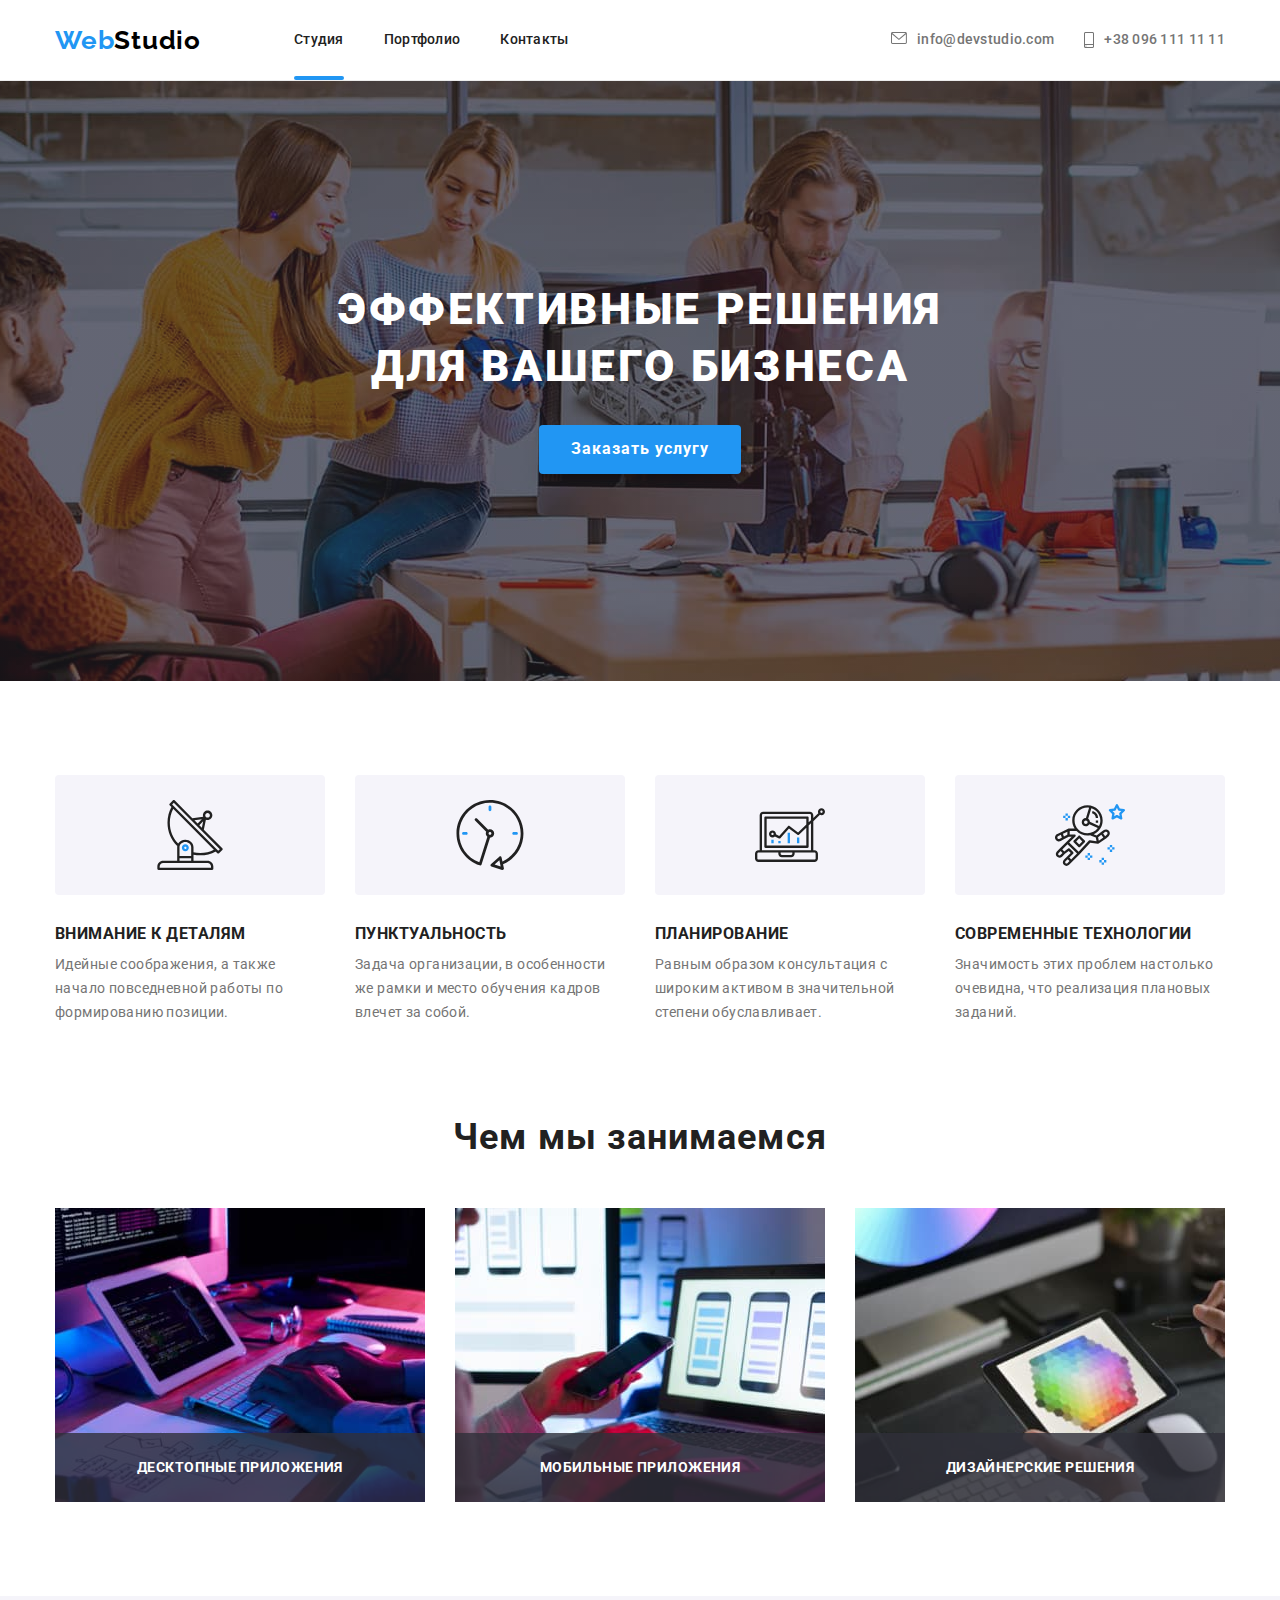
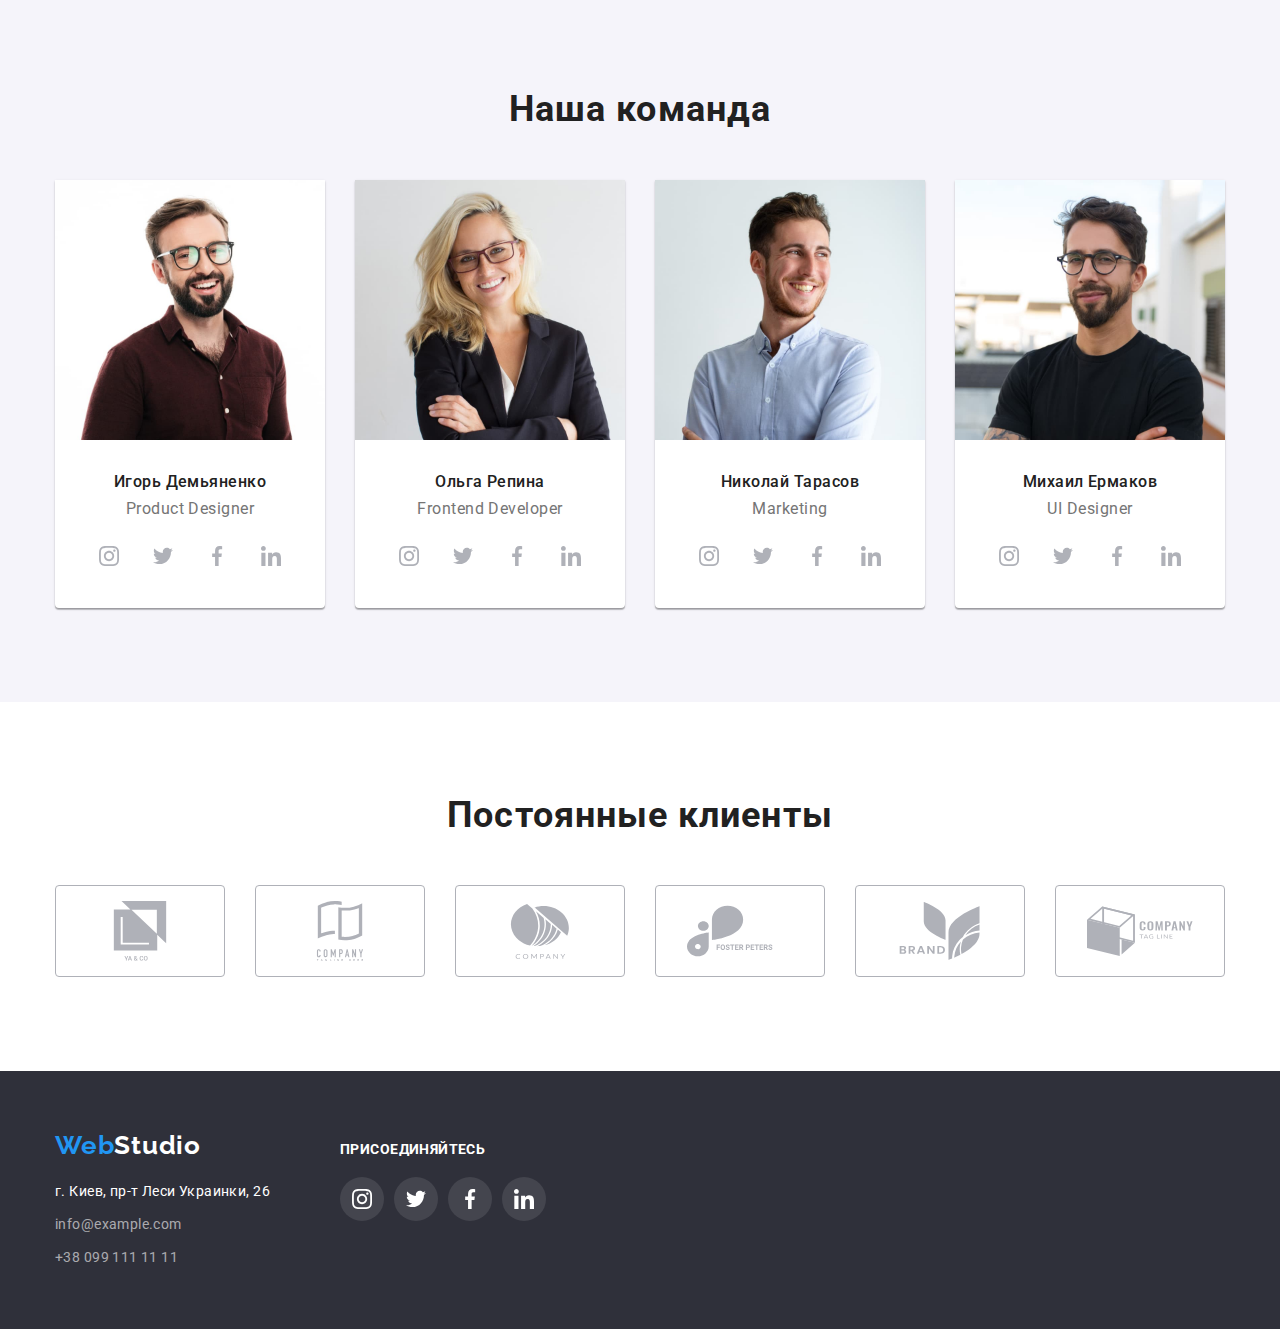
<file: index.html>
<!DOCTYPE html>
<html lang="ru">

<head>
    <meta charset="UTF-8">
    <meta http-equiv="X-UA-Compatible" content="IE=edge">
    <meta name="viewport" content="width=device-width, initial-scale=1.0">
    <title>Dokument1</title>
    <link rel="stylesheet"
        href="https://cdnjs.cloudflare.com/ajax/libs/modern-normalize/1.1.0/modern-normalize.min.css">
    <link rel="stylesheet" href="./css/styles.css">
    <link rel="preconnect" href="https://fonts.googleapis.com">
    <link rel="preconnect" href="https://fonts.gstatic.com" crossorigin>
    <link
        href="https://fonts.googleapis.com/css2?family=Raleway:wght@700&family=Roboto:wght@400;500;700;900&display=swap"
        rel="stylesheet">
</head>

<body>
    <!--Шапка -->
    <header class="page-header">
        <div class="hed-container container">
            <nav class="nav">
                <a href="" class="logo"> Web<span class="span-logo">Studio</span></a>
                <ul class="nav-list">
                    <li class="nav-item"><a href="./index.html" class="nav-link current"> Студия</a></li>
                    <li class="nav-item"><a href="./portfolio.html" class="nav-link">Портфолио</a></li>
                    <li class="nav-item"><a href="" class="nav-link">Контакты </a></li>
                </ul>
            </nav>
            <ul class="contakt">
                <li>
                    <a href="mailto:info@devstudio.com" class="contakt-link">
                        <svg class="contact-icon" width="16" height="12">
                            <use href="./images/symbol-defs.svg#icon-envelope"></use>
                        </svg> info@devstudio.com
                    </a>
                </li>
                <li>
                    <a href="tel:+380961111111" class="contakt-link">
                        <svg class="contact-icon" width="10" height="16">
                            <use href="./images/symbol-defs.svg#icon-smartphone-1"></use>
                        </svg>+38 096 111 11 11
                    </a>
                </li>
            </ul>
        </div>
    </header>
    <main>
        <!--Заголовок-->
        <section class="caption overlay">
            <div class="container">
                <h1 class="caption-title">Эффективные решения для вашего бизнеса</h1>
                <button type="button" class="caption-button" data-modal-open>Заказать услугу</button>
                <div class="backdrop is-hidden" data-modal>
                    <div class="modal">
                        <p></p>
                        <button class="model-button" data-modal-close>
                            <svg class="model-icon" width="18" height="18">
                                <use href="images/symbol-defs.svg#icon-closebutton"></use>
                            </svg>
                        </button>
                    </div>
                </div>

            </div>

        </section>
        <!--Особенности-->
        <section class="advantage section">
            <div class="container">
                <h2>Наши преимущества</h2>
                <ul class="advantage-list">
                    <li class="advantage-item">
                        <div class="advantage-blok">
                            <svg class="advantage-icon" width="70" height="70">
                                <use href="images/symbol-defs.svg#icon-antenna1"> </use>
                            </svg>
                        </div>
                        <h3>Внимание к деталям</h3>
                        <p class="advantage-content">Идейные соображения, а также начало повседневной работы по
                            формированию
                            позиции.</p>
                    </li>
                    <li class="advantage-item">
                        <div class="advantage-blok">
                            <svg class="advantage-icon" width="70" height="70">
                                <use href="images/symbol-defs.svg#icon-clock1"> </use>
                            </svg>
                        </div>
                        <h3 class="advantage-title">Пунктуальность</h3>
                        <p class="advantage-content">Задача организации, в особенности же рамки и место обучения кадров
                            влечет за
                            собой.</p>
                    </li>
                    <li class="advantage-item">
                        <div class="advantage-blok">
                            <svg class="advantage-icon" width="70" height="70">
                                <use href="images/symbol-defs.svg#icon-diagram1"> </use>
                            </svg>
                        </div>
                        <h3 class="advantage-title">Планирование</h3>
                        <p class="advantage-content">Равным образом консультация с широким активом в значительной
                            степени
                            обуславливает.</p>
                    </li>
                    <li class="advantage-item">
                        <div class="advantage-blok">
                            <svg class="advantage-icon" width="70" height="70">
                                <use href="images/symbol-defs.svg#icon-astronaut1"> </use>
                            </svg>
                        </div>
                        <h3 class="advantage-title">Современные технологии</h3>
                        <p class="advantage-content">Значимость этих проблем настолько очевидна, что реализация плановых
                            заданий.</p>
                    </li>
                </ul>
            </div>
        </section>
        <!--Чем мы занимаемся-->
        <section class="features section">
            <div class="container">
                <h2 class="features-title">Чем мы занимаемся</h2>
                <ul class="features-list">
                    <li class="features-item"><img src="./images/box1.jpg" class="features-picture" alt="создания сайта"
                            width="370">
                        <div class="features-thumb">
                            <p>Десктопные приложения</p>
                        </div>
                    </li>
                    <li class="features-item"><img src="./images/box2.jpg" class="features-picture"
                            alt="делаем дизайн мобильного приложения" width="370">
                        <div class="features-thumb">
                            <p>Мобильные приложения</p>
                        </div>
                    </li>
                    <li class="features-item"><img src="./images/box3.jpg" class="features-picture"
                            alt="делаем дизайн сайта" width="370">
                        <div class="features-thumb">
                            <p>Дизайнерские решения</p>
                        </div>
                    </li>
                </ul>
            </div>
        </section>
        <!--Наша команда-->
        <section class="team section">
            <div class="container">
                <h2 class="team-title">Наша команда</h2>
                <ul class="team-list">
                    <li class="team-item"> <img src="./images/img1.jpg" class="team-picture" alt="Игорь Демьяненко"
                            width="270">
                        <div class="team-details">
                            <h3 class="team-name">Игорь Демьяненко</h3>
                            <p class="team-content">Product Designer</p>
                            <ul class="social-list">
                                <li>
                                    <a href="" class="social-link">
                                        <svg class="social-icon" width="20" height="20">
                                            <use href="images/symbol-defs.svg#icon-instagram1"></use>
                                        </svg>
                                    </a>
                                </li>
                                <li>
                                    <a href="" class="social-link">
                                        <svg class="social-icon" width="20" height="20">
                                            <use href="images/symbol-defs.svg#icon-twitter1"></use>
                                        </svg>
                                    </a>
                                </li>
                                <li>
                                    <a href="" class="social-link">
                                        <svg class="social-icon" width="20" height="20">
                                            <use href="images/symbol-defs.svg#icon-facebook1"></use>
                                        </svg>
                                    </a>
                                </li>
                                <li>
                                    <a href="" class="social-link">
                                        <svg class="social-icon" width="20" height="20">
                                            <use href="images/symbol-defs.svg#icon-linkedin1"></use>
                                        </svg>
                                    </a>
                                </li>
                            </ul>
                        </div>
                    </li>
                    <li class="team-item"><img src="./images/img2.jpg" class="team-picture" alt="Ольга Репина"
                            width="270">
                        <div class="team-details">
                            <h3 class="team-name">Ольга Репина</h3>
                            <p class="team-content">Frontend Developer</p>
                            <ul class="social-list">
                                <li>
                                    <a href="" class="social-link">
                                        <svg class="social-icon" width="20" height="20">
                                            <use href="images/symbol-defs.svg#icon-instagram1"></use>
                                        </svg>
                                    </a>
                                </li>
                                <li>
                                    <a href="" class="social-link">
                                        <svg class="social-icon" width="20" height="20">
                                            <use href="images/symbol-defs.svg#icon-twitter1"></use>
                                        </svg>
                                    </a>
                                </li>
                                <li>
                                    <a href="" class="social-link">
                                        <svg class="social-icon" width="20" height="20">
                                            <use href="images/symbol-defs.svg#icon-facebook1"></use>
                                        </svg>
                                    </a>
                                </li>
                                <li>
                                    <a href="" class="social-link">
                                        <svg class="social-icon" width="20" height="20">
                                            <use href="images/symbol-defs.svg#icon-linkedin1"></use>
                                        </svg>
                                    </a>
                                </li>
                            </ul>
                        </div>
                    </li>
                    <li class="team-item"><img src="./images/img3.jpg" class="team-picture" alt="Николай Тарасов"
                            width="270">
                        <div class="team-details">
                            <h3 class="team-name">Николай Тарасов</h3>
                            <p class="team-content">Marketing</p>
                            <ul class="social-list">
                                <li>
                                    <a href="" class="social-link">
                                        <svg class="social-icon" width="20" height="20">
                                            <use href="images/symbol-defs.svg#icon-instagram1"></use>
                                        </svg>
                                    </a>
                                </li>
                                <li>
                                    <a href="" class="social-link">
                                        <svg class="social-icon" width="20" height="20">
                                            <use href="images/symbol-defs.svg#icon-twitter1"></use>
                                        </svg>
                                    </a>
                                </li>
                                <li>
                                    <a href="" class="social-link">
                                        <svg class="social-icon" width="20" height="20">
                                            <use href="images/symbol-defs.svg#icon-facebook1"></use>
                                        </svg>
                                    </a>
                                </li>
                                <li>
                                    <a href="" class="social-link">
                                        <svg class="social-icon" width="20" height="20">
                                            <use href="images/symbol-defs.svg#icon-linkedin1"></use>
                                        </svg>
                                    </a>
                                </li>
                            </ul>
                        </div>
                    </li>
                    <li class="team-item"><img src="./images/img4.jpg" class="team-picture" alt="Михаил Ермаков"
                            width="270">
                        <div class="team-details">
                            <h3 class="team-name">Михаил Ермаков</h3>
                            <p class="team-content">UI Designer</p>
                            <ul class="social-list">
                                <li>
                                    <a href="" class="social-link">
                                        <svg class="social-icon" width="20" height="20">
                                            <use href="images/symbol-defs.svg#icon-instagram1"></use>
                                        </svg>
                                    </a>
                                </li>
                                <li>
                                    <a href="" class="social-link">
                                        <svg class="social-icon" width="20" height="20">
                                            <use href="images/symbol-defs.svg#icon-twitter1"></use>
                                        </svg>
                                    </a>
                                </li>
                                <li>
                                    <a href="" class="social-link">
                                        <svg class="social-icon" width="20" height="20">
                                            <use href="images/symbol-defs.svg#icon-facebook1"></use>
                                        </svg>
                                    </a>
                                </li>
                                <li>
                                    <a href="" class="social-link">
                                        <svg class="social-icon" width="20" height="20">
                                            <use href="images/symbol-defs.svg#icon-linkedin1"></use>
                                        </svg>
                                    </a>
                                </li>
                            </ul>
                        </div>
                    </li>
                </ul>
            </div>
        </section>
        <!--Постоянные клиееты-->
        <section class=" client section">
            <div class="container">
                <h2 class="client-title">Постоянные клиенты</h2>
                <ul class="client-list">
                    <li class="client-item">
                        <a class="client-link" href="#">
                            <svg class="client-icon" width="106" height="60">
                                <use href=" images/symbol-defs.svg#icon-group1"></use>
                            </svg>
                        </a>
                    </li>
                    <li class="client-item">
                        <a class="client-link" href="#">
                            <svg class="client-icon" width="106" height="60">
                                <use href=" images/symbol-defs.svg#icon-group2"></use>
                            </svg>
                        </a>
                    </li>
                    <li class="client-item">
                        <a class="client-link" href="#">
                            <svg class="client-icon" width="106" height="60">
                                <use href="images/symbol-defs.svg#icon-group3"></use>
                            </svg>
                        </a>
                    </li>
                    <li class="client-item">
                        <a class="client-link" href="#">
                            <svg class="client-icon" width="106" height="60">
                                <use href="images/symbol-defs.svg#icon-group4"></use>
                            </svg>
                        </a>
                    </li>
                    <li class="client-item">
                        <a class="client-link" href="#">
                            <svg class="client-icon" width="106" height="60">
                                <use href="images/symbol-defs.svg#icon-group5"></use>
                            </svg>
                        </a>
                    </li>
                    <li class="client-item">
                        <a class="client-link" href="#">
                            <svg class="client-icon" width="106" height="60">
                                <use href="images/symbol-defs.svg#icon-group6"></use>
                            </svg>
                        </a>
                    </li>
                </ul>
            </div>

        </section>
    </main>
    <footer class="footer">
        <div class="container">
            <div class="footer-info">
                <a href="" class="footlogo logo"> Web<span class="footer-logo">Studio</span></a>
                <address class="footer-contact">
                    <ul class="footer-list">
                        <li class="footer-item"> <a href="" class="footer-adress">г. Киев, пр-т Леси Украинки, 26</a>
                        </li>
                        <li class="footer-item"> <a href="" class="footer-link"> info@example.com</a></li>
                        <li class="footer-item"><a href="" class="footer-link"> +38 099 111 11 11</a></li>
                    </ul>
                </address>
            </div>
            <div class="follow">
                <h3>Присоединяйтесь</h3>
                <ul class="follow-list">
                    <li><a href="" class="follow-link">
                            <svg class="follow-icon" width="20" height="20">
                                <use href="images/symbol-defs.svg#icon-instagram1"></use>
                            </svg>
                        </a></li>
                    <li><a href="" class="follow-link">
                            <svg class="follow-icon" width="20" height="20">
                                <use href="images/symbol-defs.svg#icon-twitter1"></use>
                            </svg>
                        </a></li>
                    <li><a href="" class="follow-link">
                            <svg class="follow-icon" width="20" height="20">
                                <use href="images/symbol-defs.svg#icon-facebook1"></use>
                            </svg>
                        </a></li>
                    <li><a href="" class="follow-link">
                            <svg class="follow-icon" width="20" height="20">
                                <use href="images/symbol-defs.svg#icon-linkedin1"></use>
                            </svg>
                        </a>
                    </li>
                </ul>
            </div>
        </div>
    </footer>
    <script src="./JS/modal.js"></script>
</body>

</html>
</file>
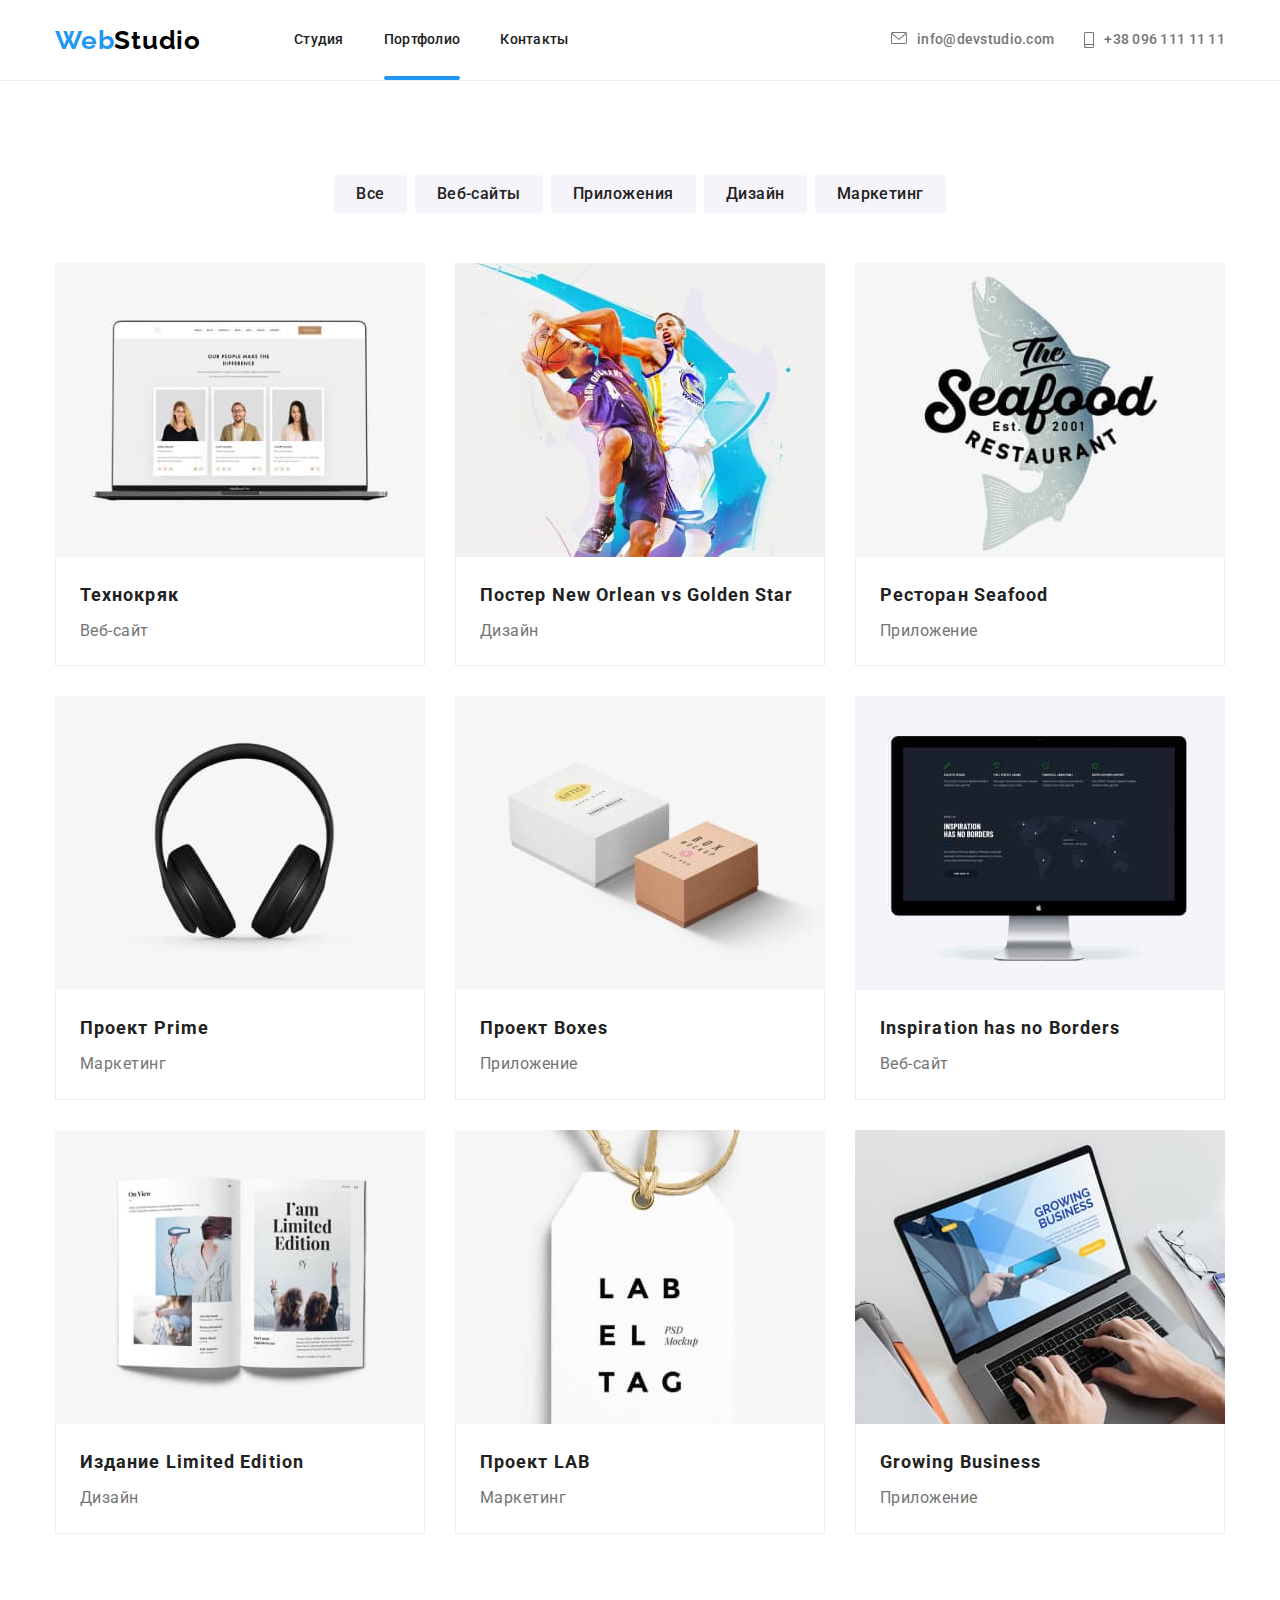
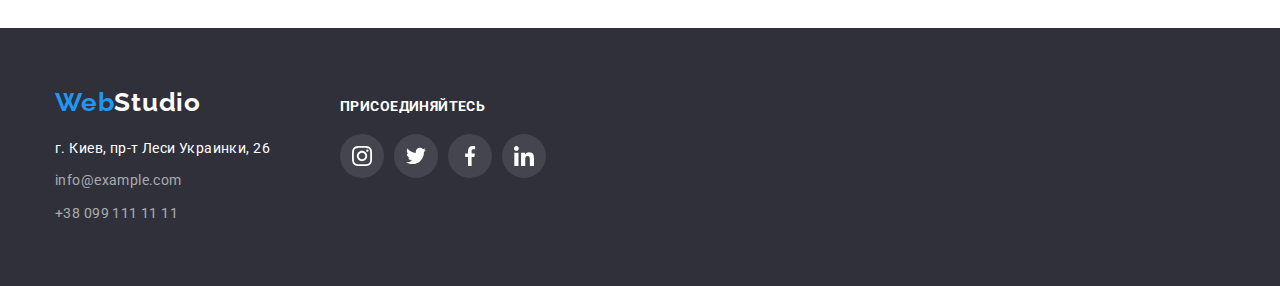
<file: portfolio.html>
<!DOCTYPE html>
<html lang="ru">

<head>
    <meta charset="UTF-8">
    <meta http-equiv="X-UA-Compatible" content="IE=edge">
    <meta name="viewport" content="width=device-width, initial-scale=1.0">
    <title>Dokument1</title>
    <link rel="stylesheet"
        href="https://cdnjs.cloudflare.com/ajax/libs/modern-normalize/1.1.0/modern-normalize.min.css">
    <link rel="stylesheet" href="./css/styles.css">
    <link rel="preconnect" href="https://fonts.googleapis.com">
    <link rel="preconnect" href="https://fonts.gstatic.com" crossorigin>
    <link
        href="https://fonts.googleapis.com/css2?family=Raleway:wght@700&family=Roboto:wght@400;500;700;900&display=swap"
        rel="stylesheet">
</head>

<body>
    <!--Шапка -->
    <header class="page-header">
        <div class="hed-container container">
            <nav class="nav">
                <a href="" class="logo"> Web<span class="span-logo">Studio</span></a>
                <ul class="nav-list">
                    <li class="nav-item"><a href="./index.html" class="nav-link"> Студия</a></li>
                    <li class="nav-item"><a href="./portfolio.html" class="nav-link current">Портфолио</a></li>
                    <li class="nav-item"><a href="" class="nav-link ">Контакты </a></li>
                </ul>
            </nav>
            <ul class="contakt">
                <li>
                    <a href="mailto:info@devstudio.com" class="contakt-link">
                        <svg class="contact-icon" width="16" height="12">
                            <use href="./images/symbol-defs.svg#icon-envelope"></use>
                        </svg> info@devstudio.com
                    </a>
                </li>
                <li>
                    <a href="tel:+380961111111" class="contakt-link">
                        <svg class="contact-icon" width="10" height="16">
                            <use href="./images/symbol-defs.svg#icon-smartphone-1"></use>
                        </svg>+38 096 111 11 11
                    </a>
                </li>
            </ul>
        </div>
    </header>
    <main>
        <!--Здесь одна секция-->
        <section class="portfolio section">
            <div class="container">
                <h1>Portfolio</h1>
                <ul class="button-list">
                    <li class="button-item"><button type="button">Все</button></li>
                    <li class="button-item"><button type="button">Веб-сайты</button></li>
                    <li class="button-item"><button type="button">Приложения</button></li>
                    <li class="button-item"><button type="button">Дизайн</button></li>
                    <li class="button-item"><button type="button">Маркетинг</button></li>
                </ul>
                <ul class="portfolio-list">
                    <li class="portfolio-item">
                        <a href="" class="portfolio-link">
                            <div class="portfolio-thumb">
                                <img src="./images/img5.jpg" class="portfolio-picture" alt="макет сайта на ноутбуке"
                                    width="370">
                                <p class="article-content">
                                    Технокряк это современная площадка распространения коронавируса. Компании используют
                                    эту платформу для цифрового
                                    шпионажа и атак на защищённые сервера конкурентов.
                                </p>
                            </div>
                            <div class="portfolio-details">
                                <h2>Технокряк</h2>
                                <p>Веб-сайт</p>
                            </div>
                        </a>
                    </li>
                    <li class="portfolio-item">
                        <a href="" class="portfolio-link">
                            <div class="portfolio-thumb">
                                <img src="./images/img6.jpg" class="portfolio-picture" alt="волейболисты" width="370">
                                <p class="article-content">
                                    Lorem ipsum dolor sit amet consectetur adipisicing elit. Officia doloribus quibusdam
                                    saepe veritatis fugit mollitia assumenda est totam alias enim, commodi ipsam rerum
                                    neque iste pariatur in maxime modi ducimus!
                                </p>
                            </div>
                            <div class="portfolio-details">
                                <h2>Постер New Orlean vs Golden Star</h2>
                                <p>Дизайн</p>
                            </div>
                        </a>
                    </li>
                    <li class="portfolio-item">
                        <a href="" class="portfolio-link">
                            <div class="portfolio-thumb"><img src="./images/img7.jpg" class="portfolio-picture"
                                    alt="макет приложения" width="370">
                                <p class="article-content">
                                    Технокряк это современная площадка распространения коронавируса. Компании используют
                                    эту платформу для цифрового
                                    шпионажа и атак на защищённые сервера конкурентов.
                                </p>
                            </div>
                            <div class="portfolio-details">
                                <h2>Ресторан Seafood</h2>
                                <p>Приложение</p>
                            </div>
                        </a>
                    </li>
                    <li class="portfolio-item">
                        <a href="" class="portfolio-link">
                            <div class="portfolio-thumb"><img src="./images/img8.jpg" class="portfolio-picture"
                                    alt="наушники" width="370">
                                <p class="article-content">
                                    Технокряк это современная площадка распространения коронавируса. Компании используют
                                    эту платформу для цифрового
                                    шпионажа и атак на защищённые сервера конкурентов.
                                </p>
                            </div>
                            <div class="portfolio-details">
                                <h2>Проект Prime</h2>
                                <p>Маркетинг</p>
                            </div>
                        </a>
                    </li>
                    <li class="portfolio-item">
                        <a href="" class="portfolio-link">
                            <div class="portfolio-thumb"><img src="./images/img9.jpg" class="portfolio-picture"
                                    alt="коробочки" width="370">
                                <p class="article-content">
                                    Технокряк это современная площадка распространения коронавируса. Компании используют
                                    эту платформу для цифрового
                                    шпионажа и атак на защищённые сервера конкурентов.
                                </p>
                            </div>
                            <div class="portfolio-details">
                                <h2>Проект Boxes</h2>
                                <p>Приложение</p>
                            </div>
                        </a>
                    </li>
                    <li class="portfolio-item">
                        <a href="" class="portfolio-link">
                            <div class="portfolio-thumb"><img src="./images/img10.jpg" class="portfolio-picture"
                                    alt="монитор" width="370">
                                <p class="article-content">
                                    Технокряк это современная площадка распространения коронавируса. Компании используют
                                    эту платформу для цифрового
                                    шпионажа и атак на защищённые сервера конкурентов.
                                </p>
                            </div>
                            <div class="portfolio-details">
                                <h2>Inspiration has no Borders</h2>
                                <p>Веб-сайт</p>
                            </div>
                        </a>
                    </li>
                    <li class="portfolio-item">
                        <a href="" class="portfolio-link">
                            <div class="portfolio-thumb"><img src="./images/img11.jpg" class="portfolio-picture"
                                    alt="книга" width="370">
                                <p class="article-content">
                                    Технокряк это современная площадка распространения коронавируса. Компании используют
                                    эту платформу для цифрового
                                    шпионажа и атак на защищённые сервера конкурентов.
                                </p>
                            </div>
                            <div class="portfolio-details">
                                <h2>Издание Limited Edition</h2>
                                <p>Дизайн</p>
                            </div>
                        </a>
                    </li>
                    <li class="portfolio-item">
                        <a href="" class="portfolio-link">
                            <div class="portfolio-thumb"><img src="./images/img12.jpg" class="portfolio-picture"
                                    alt="бейдж" width="370">
                                <p class="article-content">
                                    Технокряк это современная площадка распространения коронавируса. Компании используют
                                    эту платформу для цифрового
                                    шпионажа и атак на защищённые сервера конкурентов.
                                </p>
                            </div>
                            <div class="portfolio-details">
                                <h2>Проект LAB</h2>
                                <p>Маркетинг</p>
                            </div>
                        </a>
                    </li>
                    <li class="portfolio-item">
                        <a href="" class="portfolio-link">
                            <div class="portfolio-thumb"><img src="./images/img13.jpg" class="portfolio-picture"
                                    alt="макет приложения на ноутбуке" width="370">
                                <p class="article-content">
                                    Технокряк это современная площадка распространения коронавируса. Компании используют
                                    эту платформу для цифрового
                                    шпионажа и атак на защищённые сервера конкурентов.
                                </p>
                            </div>
                            <div class="portfolio-details">
                                <h2>Growing Business</h2>
                                <p>Приложение</p>
                            </div>
                        </a>

                    </li>
                </ul>
            </div>
        </section>
    </main>
    <footer class="footer">
        <div class="container">
            <div class="footer-info">
                <a href="" class="footlogo logo"> Web<span class="footer-logo">Studio</span></a>
                <address class="footer-contact">
                    <ul class="footer-list">
                        <li class="footer-item"> <a href="" class="footer-adress">г. Киев, пр-т Леси Украинки, 26</a>
                        </li>
                        <li class="footer-item"> <a href="" class="footer-link"> info@example.com</a></li>
                        <li class="footer-item"><a href="" class="footer-link"> +38 099 111 11 11</a></li>
                    </ul>
                </address>
            </div>
            <div class="follow">
                <h3>Присоединяйтесь</h3>
                <ul class="follow-list">
                    <li><a href="" class="follow-link">
                            <svg class="follow-icon" width="20" height="20">
                                <use href="images/symbol-defs.svg#icon-instagram1"></use>
                            </svg>
                        </a></li>
                    <li><a href="" class="follow-link">
                            <svg class="follow-icon" width="20" height="20">
                                <use href="images/symbol-defs.svg#icon-twitter1"></use>
                            </svg>
                        </a></li>
                    <li><a href="" class="follow-link">
                            <svg class="follow-icon" width="20" height="20">
                                <use href="images/symbol-defs.svg#icon-facebook1"></use>
                            </svg>
                        </a></li>
                    <li><a href="" class="follow-link">
                            <svg class="follow-icon" width="20" height="20">
                                <use href="images/symbol-defs.svg#icon-linkedin1"></use>
                            </svg>
                        </a></li>
                </ul>
            </div>
        </div>
    </footer>
</body>

</html>
</file>
<file: css/styles.css>
body {
    font-family: "Roboto", sans-serif;
    font-size: 14px;
    background-color: var(--background-color);
    color: var(--page-text-color);

  
}
:root{
    --primary-text-color: #212121;
    --title-text-color: #FFFFFF;
    --accent-text-color: #2196F3;
    --page-text-color:#757575;
    --footer-link-color: #FFFFFF99;
    --logo-color:  #000000;
    --background-color:#FFFFFF;
    --background-color-main:#2F303A;
    --background-button-portfolio: #F5F4FA;
    --background-button-hover: #2196F3;
    --box-shadow-portfolio:0px 4px 4px 0px #00000040;
    --box-shadow-portlolio-button :0px 2px 2px 0px #0000001F,

 0px 1px 2px 0px #00000014,

 0px 3px 1px 0px #0000001A;

    --box-shadow-button-hover: 0px 2px 2px 0px #0000001F;
    box-shadow: 0px 1px 2px 0px #00000014;
    box-shadow: 0px 3px 1px 0px #0000001A;
    --portfolio-border-radius: 4px;
    --primery-icon-color: #AFB1B8;

}
a{
    text-decoration: none;
}
h1, h2, h3, p{
    margin: 0;
    list-style: none;
}
ul{
list-style: none;
margin: 0;
padding: 0;
}

li {
    display: inline-block;
}

.section{
    /*padding-top: 94px;
    padding-bottom: 94px;*/
    padding: 94px 0;
}

.page-header {
    border-bottom:  1px solid #ECECEC;
}
.container {
    width: 1200px;
    margin-left: auto;
    margin-right: auto;
    padding-left: 15px;
    padding-right: 15px;
}

.hed-container {
    display: flex;
    align-items: center;
 }

 .logo{
    font-family: Raleway;
    font-weight: bold;
    font-size: 26px;
    line-height: 1.1;
    letter-spacing: 0.03em;
    color: var(--accent-text-color);
    margin-right: 93px;
 }
 .span-logo{
     color: var(--logo-color);
 }
 .nav{
     display: flex;
     align-items: center;
     margin-left: 93px;
     margin-left: 0;
     
 }
 .nav-list {
     display: flex;

 }

 .nav-item:not(:last-child) {
     margin-right: 40px;
 }

 /*.nav-list .item + .item{
     margin-left: 40px;
 }*/

 .nav-list a {
    font-weight: 500;
    line-height:1.1;
    letter-spacing: 0.02em;
    display: block;
    padding-top: 32px;
    padding-bottom: 32px;
    position: relative;
    color: var(--primary-text-color);

    transition: color 250ms cubic-bezier(0.4, 0, 0.2, 1) ;
 }
 .nav-link:hover, 
 .nav-link:focus
   {
     color: var(--accent-text-color);
     cursor: pointer;
 }

 .nav-link.current::after
 {
     content: "";
     width: 100%;
     height: 4px;
     display: block;
     position: absolute;
     bottom: 0;
     left: 0;
     border-radius: 2px;
     background: var(--background-button-hover);
   
   
 }
/*.nav-link.current:active::after{
    opacity: 1;
}*/



 .contakt {
    display: flex;
    margin-left: auto;
 }
/*.contakt-item:not(:last-child){
    margin-right: 50px;
}*/


 .contakt .contakt-link{
    font-weight: 500;
    font-size: 14px;
    line-height: 1.1;
    letter-spacing: 0.02em;
     color:var(--page-text-color);
     display: inline-flex;
     padding: 32px 0;

    transition: color 250ms cubic-bezier(0.4, 0, 0.2, 1) ;
 }

 .contakt >li:not(:last-child){
     margin-right: 30px;
 }
.contakt-link:hover,
.contakt-link:focus
{
    color: var(--accent-text-color);
}

 .contact-icon{
    margin-right: 10px;
    fill: currentColor;
}
/*.contact-icon:hover{
    fill: var(--background-button-hover);
}*/

/*Секція заголовок*/

.caption{

    margin: auto;
    padding-top: 200px;
    padding-bottom: 200px;
    background: var(--background-color-main);
}

/*стилізація фото заголовка, лінійний градієнт*/

.overlay{
    max-width: 1600px;
    height: 600px;
    margin-left: auto;
    margin-right: auto;
    background-image: linear-gradient(to right, rgba(47, 48, 58, 0.4),
    rgba(47, 48, 58, 0.4)),
    url("../images/Img14.jpg");
    background-repeat: no-repeat;
    background-position: center;
    background-size: cover;
}

/* кінець стилізація фото заголовка, лінійний градієнт*/

.caption-title{
    font-weight: 900;
    font-size: 44px;
    line-height: 1.3;
    text-align: center;
    letter-spacing: 0.06em;
    text-transform: uppercase;
    color: var(--title-text-color);
    width: 696px;
    margin-left: auto;
    margin-right: auto;
    margin-bottom: 30px;
}
.caption-button{
    font-weight: bold;
    font-size: 16px;
    line-height: 1.8;
    display: flex;
    align-items: center;
    text-align: center;
    letter-spacing: 0.06em;
    color: var(--title-text-color);
    background-color: var(--accent-text-color);
    margin-left: auto;
    box-shadow: 0px 4px 4px rgba(0, 0, 0, 0.15);
    margin-right: auto;
    padding: 10px 32px;
    border-radius: 4px;
    border: none;
    cursor: pointer;

    
}

.backdrop{
    z-index: 10;
    position: fixed;
    top: 0;
    left: 0;
    width: 100%;
    height: 100%;
    background-color: rgba(0, 0, 0, 0.2);

    transition:  1s cubic-bezier(0.4, 0, 0.2, 1) opacity ;

    
}
.backdrop.is-hidden{
    opacity: 0;
    pointer-events: none;
}

.modal{
    position: absolute;
    top: 50%;
    left: 50%;
    transform: translate(-50%, -50%);

    width: 528px;
    min-height: 581px;

    background-color: var(--background-color);
    border-radius: 4px;

    transition:  1s cubic-bezier(0.4, 0, 0.2, 1) ;


}

.model-button{
    position: absolute;
    top: 8px;
    right: 8px;

    display: flex;
    width: 30px;
    height: 30px;
    border-radius: 50%;
    align-items: center;
    justify-content: center;
    background: var(--background-color);
    border: 1px solid rgba(0, 0, 0, 0.1);
    box-sizing: border-box;

    padding: 0;
    cursor: pointer;
    
}


/*Секкція Особливості Advantage*/

.advantage{
   padding-bottom: 0;
}
.advantage-list{
    display: flex;
}
.advantage-item{
    width: 270px;
}
.advantage-item:not(:first-child) {
      margin-left: 30px;
}
.advantage-blok {
    display: flex;
    height: 120px;
    background: var(--background-button-portfolio);
    border-radius: 4px;
   /*background-image: url("../images/symbol-defs.svg#icon-antenna1");*/
    margin-bottom: 30px;
    align-items: center;
    justify-content: center;
}

/*Інший варіант для не інтерактивних елементів додавати фото через бекграунд імедж*/
 /*.advantage-item:nth-child(1) {
   background-image: url("../images/symbol-defs.svg#icon-antenna1");
  

 .advantage-item:nth-child(2)::before{
     background-image: url("../images/symbol-defs.svg#icon-clock1");
    
 }
  .advantage-item:nth-child(3)::before{
     background-image: url("../images/diagram1.png");
 }*/


.advantage h2{
     position: absolute;
     width: 1px;
     height: 1px;
     margin: -1px;
     padding: 0;
     overflow: hidden;
     border: 0;
     clip: rect(0000);
}
.advantage-item h3 {
    line-height: 1.1;
    letter-spacing: 0.03em;
    text-transform: uppercase;
    color: var(--primary-text-color);
    margin-bottom: 10px;
}

.advantage-list p{
    line-height: 1.7;
    letter-spacing: 0.03em;
    color: var(--page-text-color);
}
/*Кінець секції Advantage*/

/*Початок секії Чем мы занимаесмя*/

.features-title{
    font-weight: bold;
    font-size: 36px;
    line-height: 1.1;
    text-align: center;
    letter-spacing: 0.03em;
    color: var(--primary-text-color);
    margin-bottom: 50px;
}
.features-list{
    display: flex;
    /*justify-content: space-between;
    list-style: none;*/
  /*margin: 0 auto;*/
    align-items: center;
}

.features-item:not(:first-child) {
      margin-left: 30px;
}
.features-item{
    position: relative;
}


 .features-picture {
     display: block;
     max-width: 100%;
     height: auto;
 }

 .features-thumb{
     position: absolute;
     bottom: 0;
     left: 0;
     background:  rgba(47, 48, 58, 0.8);
     width: 100%;
 }

.features-thumb p{
font-weight: bold;
font-size: 14px;
line-height: 1.1;
text-align: center;
justify-content: center;
letter-spacing: 0.03em;
text-transform: uppercase;
color: var(--title-text-color);
padding: 27px 82px;
}


/*Кінець  секії Чем мы занимаесмя*/

/*Секція наша команда*/

.team{
   background: #F5F4FA; 
   margin-left: auto;
   margin-right: auto;

}

.team-title{
    font-weight: bold;
    font-size: 36px;
    line-height: 1.1;
    text-align: center;
    letter-spacing: 0.03em;
    color: var(--primary-text-color);
    margin-bottom: 50px;
}
.team-list{
    display: flex;
    /*justify-content: space-between;*/
    margin-left: auto;
    margin-right: auto;
}
.team-details {
  padding-top: 30px;
  padding-bottom: 30px;
}
.team-item{
    width: calc((100% - 90px) / 4);
    border-radius: 0px 0px 4px 4px;
    background-color:var(--background-color);
    box-shadow: 0px 1px 3px rgba(0, 0, 0, 0.12), 0px 1px 1px rgba(0, 0, 0, 0.14), 0px 2px 1px rgba(0, 0, 0, 0.2);


}
.team-item:not(:first-child) {
    margin-left: 30px;
}

.team-name{
    font-weight: 500;
    font-size: 16px;
    line-height: 1.1;
    text-align: center;
    letter-spacing: 0.03em;
    color: var(--primary-text-color);
    margin-bottom: 10px;

}
.team-content{
    font-weight: normal;
    font-size: 16px;
    line-height: 1.1;
    text-align: center;
    letter-spacing: 0.03em;
    color: var(--page-text-color);
    margin-bottom: 16px;

}
.team-picture{
    max-width: 100%;
    height: auto;
   
}

.social-list{
    display: flex;
    justify-content: center;
   
}

.social-list li:not(:last-child){
    margin-right: 10px;
}
.social-link{
    display: flex;
    width: 44px;
    height: 44px;
    border-radius: 50%;
    align-items: center;
    justify-content: center;
    background-color: var(--background-color);

    transition: background-color 250ms cubic-bezier(0.4, 0, 0.2, 1) ;
}
.social-link:hover,
.social-link:focus
{
   background-color: var(--background-button-hover);
}

.social-icon{
    fill: var(--primery-icon-color);

     transition: fill 250ms cubic-bezier(0.4, 0, 0.2, 1) ;
}

.social-link:hover .social-icon{
    fill: var(--title-text-color);
}

/*Секція наші клієнти*/

.client-list{
    display: flex;
    justify-content: space-between;
  
}
.client-title{
     font-weight: bold;
    font-size: 36px;
    line-height: 1.1;
    text-align: center;
    letter-spacing: 0.03em;
    color: var(--primary-text-color);
    margin-bottom: 50px;
}

/*.client-item{
    background-color:var(--background-color);
     width: calc((100% - 150px) / 6);
     border: 1px solid #AFB1B8;
    box-sizing: border-box;
    border-radius: 4px;

}*/

/*.client-item:not(:first-child) {
    margin-left: 30px;
}*/ 
.client-link {
    display: flex;
    align-items: center;
    justify-content: center;
    width: 170px;
    height: 92px;
     border: 1px solid var(--primery-icon-color);
     background-color: var(--background-color);
    border-radius: 4px;

    transition: border-color 250ms cubic-bezier(0.4, 0, 0.2, 1) ;
    
}
.client-link:hover,
.client-link:focus      
 {
     border-color: var(--background-button-hover);

}

.client-link:hover .client-icon,
.client-link:focus .client-icon
{
   fill: var(--background-button-hover);
    transition: fill 250ms cubic-bezier(0.4, 0, 0.2, 1) ;

}
.client-icon {
    fill: var(--primery-icon-color);
  
}
/*.client-icon:hover{
    fill: var(--background-button-hover);
}*/

/*Кінець секції Постійні клієнти*/

/* Старт Футер*/

.footer{
    padding-top: 60px;
    padding-bottom: 60px;
    background: var(--background-color-main);
 
}
.footer .container{
    display: flex;
    align-items: baseline;
  
}
.footer-logo{
    color: var(--title-text-color);
}
.footlogo{
    display: inline-block;
    margin: 0 auto;
    margin-bottom: 20px;
   

}
.footer-adress{
    font-style: normal;
    font-weight: normal;
    font-size: 14px;
    line-height: 1.7;
    letter-spacing: 0.03em;
    color: var(--background-color);

}
.footer-list{
    display: inline-block;
    
}

.footer-list > li {
display: block;
}
.footer-item:not(:last-child) {
    margin-bottom: 9px;
}

.footer-link{
    font-style: normal;
    font-weight: normal;
    font-size: 14px;
    line-height: 1.7;
    letter-spacing: 0.03em;
    color: var(--footer-link-color);

     transition: color 250ms cubic-bezier(0.4, 0, 0.2, 1) ;

}
.footer-link:hover,
.footer-link:focus{
    color: var(--accent-text-color);

}

.follow{
    margin-left: 70px;
   
}

.follow h3{
    font-weight: bold;
    font-size: 14px;
    line-height: 16px;
    letter-spacing: 0.03em;
    text-transform: uppercase;
    color: var(--title-text-color);
    margin-bottom: 20px;
}

.follow-list{
    display: flex;
    justify-content: space-between;
}
.follow-list li:not(:last-child){
    margin-right: 10px;
}
.follow-link{
    display: flex;
    width: 44px;
    height: 44px;
    border-radius: 50%;
    align-items: center;
    justify-content: center;
    background: rgba(255, 255, 255, 0.1);

    transition: background-color 250ms cubic-bezier(0.4, 0, 0.2, 1) ;
  
}
.follow-icon{
    fill: var(--title-text-color);
}
.follow-link:hover{
    background-color: var(--background-button-hover);
}


/*Кінець футера*/


/*Початок Портфоліо*/

.portfolio h1{
     position: absolute;
     width: 1px;
     height: 1px;
     margin: -1px;
     padding: 0;
     overflow: hidden;
     border: 0;
     clip: rect(0000);
 }


.button-list {
    display: flex;
    justify-content: center;
    margin: 0 auto 50px;
  
   
}
.button-list .button-item + .button-item {
    margin-left: 8px;

}

.button-list button {
    font-weight: 500;
    font-size: 16px;
    line-height: 1.6;
    text-align: center;
    letter-spacing: 0.03em;
    color: var(--primary-text-color);
    background: var(--background-button-portfolio);
    border-radius: var(--portfolio-border-radius);
    border: none;
    padding: 6px 22px;

    transition: 250ms  cubic-bezier(0.4, 0, 0.2, 1)  background, box-shadow 250ms  cubic-bezier(0.4, 0, 0.2, 1), 250ms  cubic-bezier(0.4, 0, 0.2, 1) color ;
}
.button-list button:hover,
.button-list button:focus
{
    background: var(--background-button-hover);
    color: var(--title-text-color);
    box-shadow: var(--box-shadow-portlolio-button);
    cursor: pointer;
   /* border-radius: var(--portfolio-border-radius);*/
    border: none;
 
}
/*.button-list button:focus {
    background: var(--background-button-hover);
    color: var(--title-text-color);
    box-shadow: var(--box-shadow-portlolio-button);
    border-radius: var(--portfolio-border-radius);
   
 
}*/     

.portfolio-list {
    display: flex;
    flex-wrap: wrap;

}

 visual-hidden {
     position: absolute;
     width: 1px;
     height: 1px;
     margin: -1px;
     padding: 0;
     overflow: hidden;
     border: 0;
     clip: rect(0000);
 }

.portfolio-item {
    background-color: var(--background-color);
    width: 370px;
    margin-right: 30px;
    margin-bottom: 30px;
 }

 .portfolio-link{
     display: block;

      transition: box-shadow 250ms cubic-bezier(0.4, 0, 0.2, 1) ;
  
 }
 .portfolio-link:hover,
 .portfolio-link:focus
 {
     box-shadow: 0px 1px 1px rgba(0, 0, 0, 0.12), 0px 4px 4px rgba(0, 0, 0, 0.06), 1px 4px 6px rgba(0, 0, 0, 0.16);
 }

.portfolio-item:nth-child(3n) {
    margin-right: 0;
}

 .portfolio-item:nth-last-child(-n + 3) {
  margin-bottom: 0;
}
 .portfolio-picture {
      display: block;
     max-width: 100%;
     height: auto;    
 }



.portfolio-thumb{
    position: relative;
    overflow: hidden;

}
.portfolio-thumb::before{
    content: "";
    display: inline-block;
    position: absolute;
    width: 100%;
    height: 100%;
    background-color: rgba(33, 150, 243, 0.9);
    transform: translateY(101%);
    
 }

 .portfolio-link:hover .portfolio-thumb::before{


    transform: translateY(0%);
    transition: 1s transform cubic-bezier(0.4, 0, 0.2, 1);
    
}

 .article-content{
     display: inline-block;
    position: absolute;
    width: 332px;
    top: 50%;
    left: 50%;
    transform: translate(-50%, 100%);
    font-size: 18px;
    line-height: 1.5;
    letter-spacing: 0.03em;
    color: var(--title-text-color);
   
}

.portfolio-link:hover .article-content{

    transform: translate(-50%, -50%);

    transition: 1s transform cubic-bezier(0.4, 0, 0.2, 1);
}
 .portfolio-details{
    display: block;
    width: 370px;
    padding: 20px 0;
    border-bottom: 1px solid #EEEEEE;;
    border-left: 1px solid #EEEEEE;;
    border-right: 1px solid #EEEEEE;;
 }
.portfolio-details h2{
    font-weight: bold;
    font-size: 18px;
    line-height: 2;
    letter-spacing: 0.06em;
    color:var(--primary-text-color);
    margin-bottom: 4px;
    margin-left: 24px;
}
.portfolio-details p{
    font-size: 16px;
    line-height: 1.8;
    letter-spacing: 0.03em;
    color: var(--page-text-color);
    margin-left: 24px;
}



/*Кінець портфоліо*/ 



/*.card:hover
{
    box-shadow: 0px 1px 1px rgba(0, 0, 0, 0.12), 0px 4px 4px rgba(0, 0, 0, 0.06), 1px 4px 6px rgba(0, 0, 0, 0.16);
}*/
</file>
